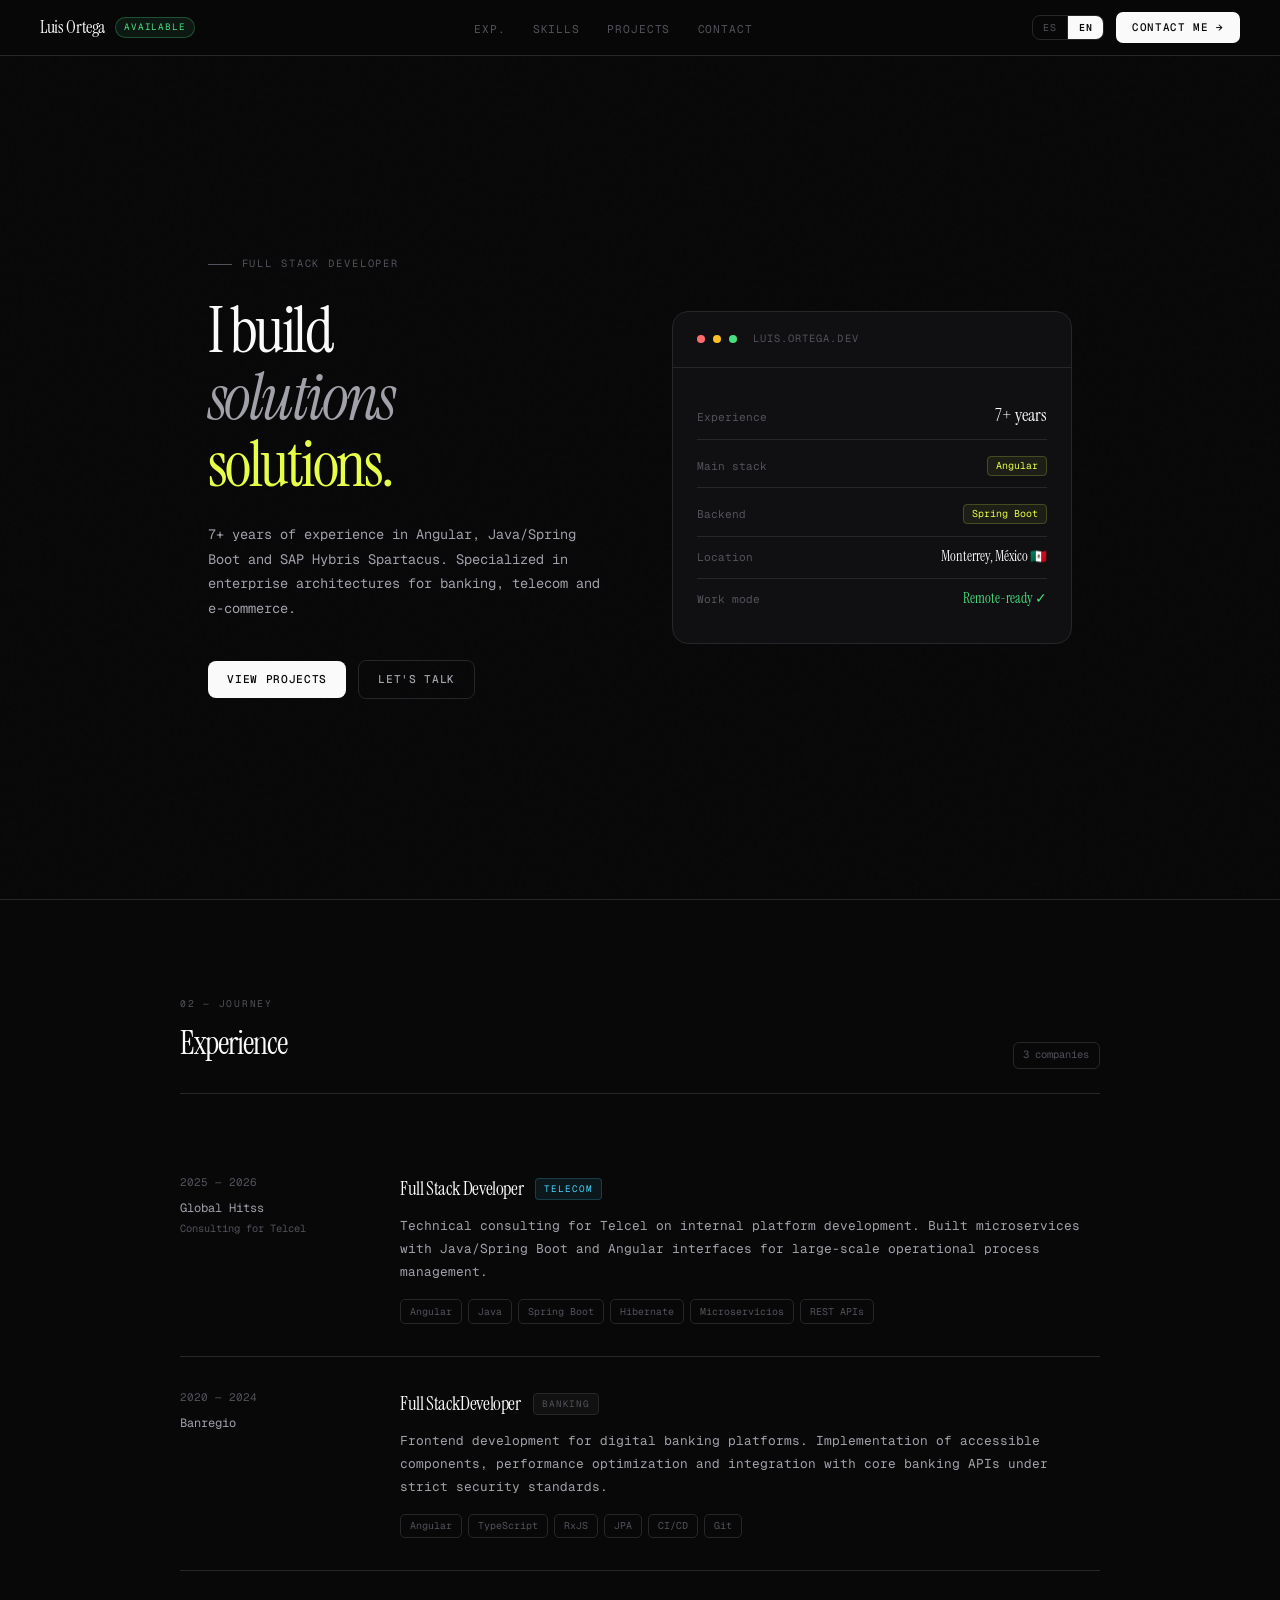
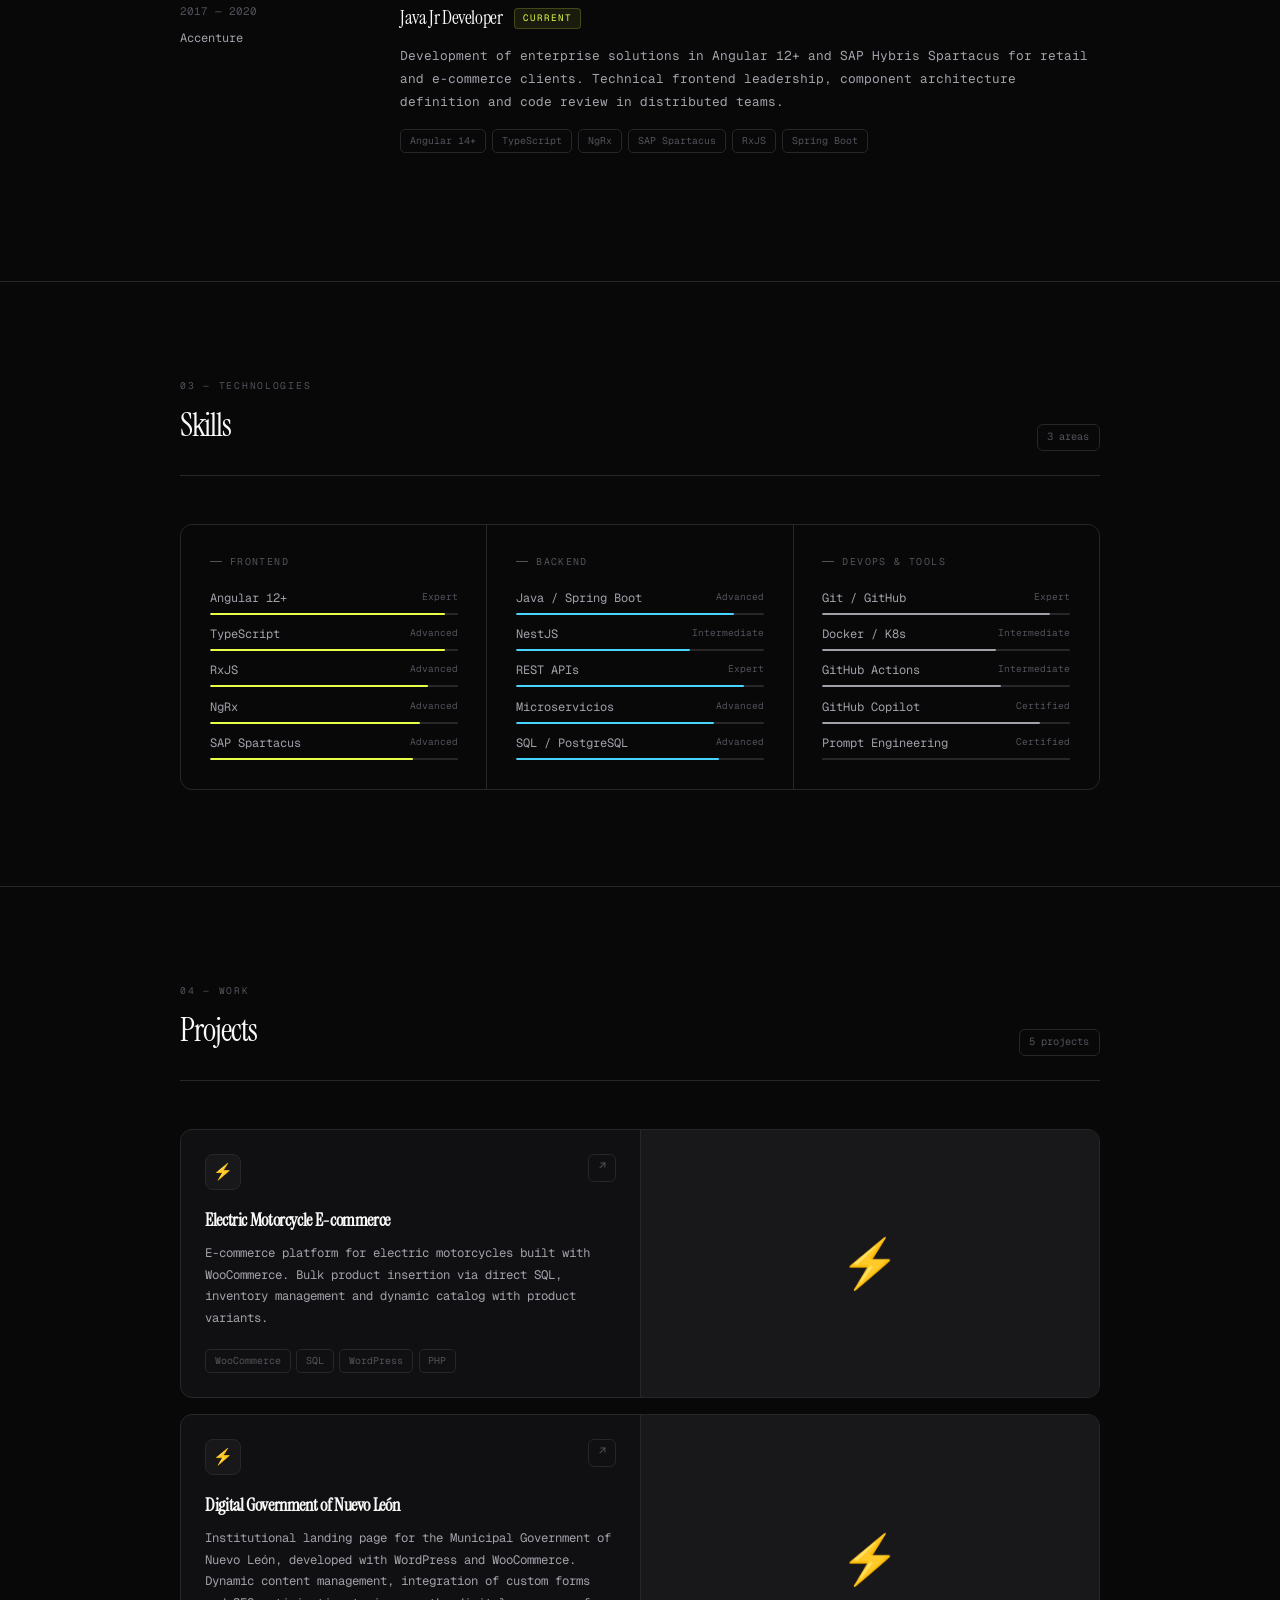
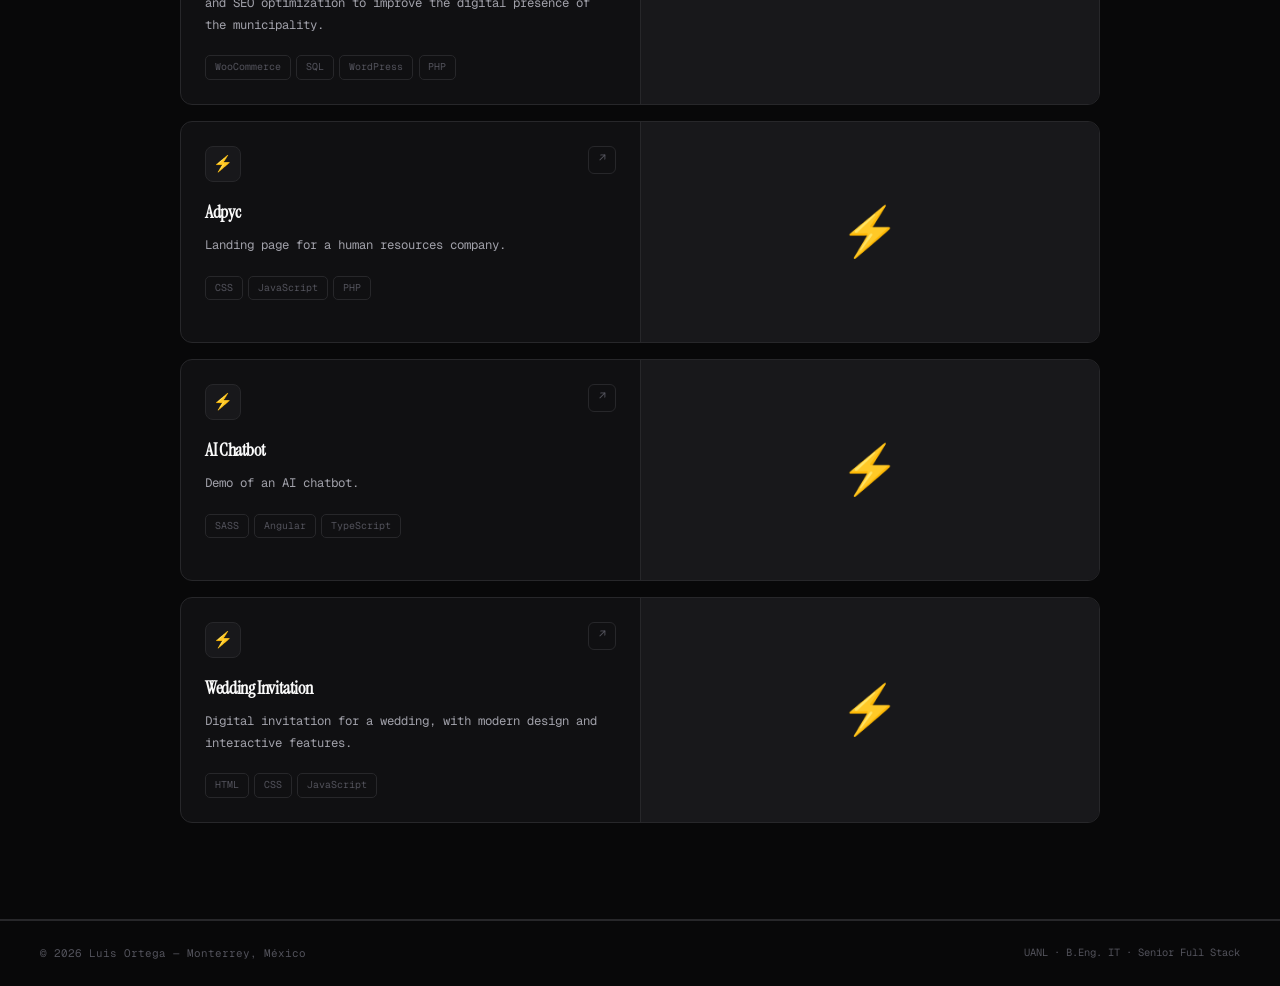
<file: index.html>
<!DOCTYPE html>
<html lang="es">
<head>
  <meta charset="UTF-8"/>
  <meta name="viewport" content="width=device-width, initial-scale=1.0"/>
  <title>Portfolio — Senior Full Stack Developer</title>
  <link href="https://fonts.googleapis.com/css2?family=Instrument+Serif:ital@0;1&family=Geist+Mono:wght@300;400;500;600&display=swap" rel="stylesheet"/>
  <link rel="stylesheet" href="style.css"/>
</head>
<body>

<!-- NAV -->
<nav>
  <a class="nav-logo" href="#hero" id="nav-name">—</a>
  <ul class="nav-links" id="nav-links">
    <li><a href="#experience" id="nl-0">—</a></li>
    <li><a href="#skills"     id="nl-1">—</a></li>
    <li><a href="#projects"   id="nl-2">—</a></li>
    <li><a href="#contact"    id="nl-3">—</a></li>
  </ul>
  <div class="nav-right">
    <!-- LANG TOGGLE -->
    <div class="lang-toggle">
      <button class="lang-btn" id="btn-es" onclick="setLang('es')">ES</button>
      <button class="lang-btn" id="btn-en" onclick="setLang('en')">EN</button>
    </div>
    <a class="nav-cta" id="nav-cta" href="#">—</a>
  </div>
</nav>

<!-- HERO -->
<section id="hero">
  <div class="container">
    <div class="hero-inner lang-fade" id="hero-inner">
      <div class="reveal">
        <p class="hero-eyebrow"><span class="line"></span><span id="hero-eyebrow">—</span></p>
        <h1 class="hero-title">
          <span id="hero-line1">—</span><br>
          <em id="hero-line2">—</em><br>
          <span class="accent" id="hero-line3">—</span>
        </h1>
        <p class="hero-desc" id="hero-desc">—</p>
        <div class="hero-actions">
          <a class="btn btn-primary" href="#projects" id="hero-cta1">—</a>
          <a class="btn btn-outline"  href="#contact"  id="hero-cta2">—</a>
        </div>
      </div>
      <div class="hero-card reveal" style="transition-delay:0.15s">
        <div class="hero-card-header">
          <div class="dot dot-red"></div>
          <div class="dot dot-yellow"></div>
          <div class="dot dot-green"></div>
          <span class="card-title" id="hero-card-title">—</span>
        </div>
        <div class="hero-card-body" id="hero-stats"></div>
      </div>
    </div>
  </div>
</section>

<!-- EXPERIENCE -->
<section id="experience">
  <div class="container lang-fade" id="exp-section">
    <div class="sec-head reveal">
      <div>
        <p class="sec-eyebrow" id="exp-eyebrow">—</p>
        <h2 class="sec-title"  id="exp-title">—</h2>
      </div>
      <span class="sec-count" id="exp-count">—</span>
    </div>
    <div class="exp-list" id="exp-list"></div>
  </div>
</section>

<!-- SKILLS -->
<section id="skills">
  <div class="container lang-fade" id="skills-section">
    <div class="sec-head reveal">
      <div>
        <p class="sec-eyebrow" id="skills-eyebrow">—</p>
        <h2 class="sec-title"  id="skills-title">—</h2>
      </div>
      <span class="sec-count" id="skills-count">—</span>
    </div>
    <div class="skills-grid" id="skills-grid"></div>
  </div>
</section>

<!-- PROJECTS -->
<section id="projects">
  <div class="container lang-fade" id="proj-section">
    <div class="sec-head reveal">
      <div>
        <p class="sec-eyebrow" id="proj-eyebrow">—</p>
        <h2 class="sec-title"  id="proj-title">—</h2>
      </div>
      <span class="sec-count" id="proj-count">—</span>
    </div>
    <div class="projects-grid" id="projects-grid"></div>
  </div>
</section>

<!-- CONTACT 
<section id="contact">
  <div class="container">
    <div class="contact-inner">
      <div class="reveal lang-fade" id="contact-left">
        <h2 class="contact-title">
          <span id="contact-title-main">—</span> <em id="contact-title-em">—</em>
        </h2>
        <p class="contact-desc" id="contact-desc">—</p>
        <div class="contact-links" id="contact-links"></div>
      </div>
      <div class="reveal" style="transition-delay:0.1s">
        <form class="contact-form" onsubmit="handleSubmit(event)">
          <div class="form-group">
            <label for="c-name"  id="lbl-name">—</label>
            <input class="input" id="c-name" type="text" required/>
          </div>
          <div class="form-group">
            <label for="c-email" id="lbl-email">—</label>
            <input class="input" id="c-email" type="email" required/>
          </div>
          <div class="form-group">
            <label for="c-msg"   id="lbl-msg">—</label>
            <textarea class="input" id="c-msg" required></textarea>
          </div>
          <button type="submit" class="btn btn-primary" id="form-submit" style="width:100%;justify-content:center">—</button>
        </form>
      </div>
    </div>
  </div>
</section>
-->
<footer>
  <span class="footer-left"  id="footer-left">—</span>
  <span class="footer-right" id="footer-right">—</span>
</footer>
<!-- ① Data → ② Translations → ③ App -->
  <script src="data.js"></script>
  <script src="i18n.js"></script>
  <script src="app.js"></script>
</body>
</html>
</file>
<file: style.css>
:root {
      --bg:        #080809;
      --bg-2:      #101012;
      --bg-3:      #18181b;
      --border:    #27272a;
      --border-2:  #3f3f46;
      --text:      #fafafa;
      --text-2:    #a1a1aa;
      --text-3:    #52525b;
      --accent:    #e8ff47;
      --accent-2:  #47d4ff;
      --shadow:    0 1px 3px rgba(0,0,0,0.5), 0 8px 32px rgba(0,0,0,0.4);
    }

    *, *::before, *::after { box-sizing: border-box; margin: 0; padding: 0; }
    html { scroll-behavior: smooth; }
    body { background: var(--bg); color: var(--text); font-family: 'Geist Mono', monospace; font-size: 14px; line-height: 1.6; overflow-x: hidden; }

    body::before {
      content: ''; position: fixed; inset: 0;
      background-image: url("data:image/svg+xml,%3Csvg viewBox='0 0 256 256' xmlns='http://www.w3.org/2000/svg'%3E%3Cfilter id='noise'%3E%3CfeTurbulence type='fractalNoise' baseFrequency='0.9' numOctaves='4' stitchTiles='stitch'/%3E%3C/filter%3E%3Crect width='100%25' height='100%25' filter='url(%23noise)' opacity='0.03'/%3E%3C/svg%3E");
      pointer-events: none; z-index: 0; opacity: 0.4;
    }

    /* ── NAV ── */
    nav { position: fixed; top: 0; left: 0; right: 0; z-index: 100; height: 56px; padding: 0 2.5rem; display: flex; align-items: center; justify-content: space-between; border-bottom: 1px solid var(--border); background: rgba(8,8,9,0.85); backdrop-filter: blur(12px); }
    .nav-logo { font-family: 'Instrument Serif', serif; font-size: 1.1rem; letter-spacing: -0.02em; color: var(--text); text-decoration: none; display: flex; align-items: center; gap: 0.6rem; }
    .badge-available   { font-family: 'Geist Mono', monospace; font-size: 0.58rem; letter-spacing: 0.1em; text-transform: uppercase; padding: 0.15rem 0.5rem; border-radius: 999px; color: #4ade80; border: 1px solid rgba(74,222,128,0.3); background: rgba(74,222,128,0.08); }
    .badge-unavailable { font-family: 'Geist Mono', monospace; font-size: 0.58rem; letter-spacing: 0.1em; text-transform: uppercase; padding: 0.15rem 0.5rem; border-radius: 999px; color: var(--text-3); border: 1px solid var(--border); }

    .nav-right { display: flex; align-items: center; gap: 0.75rem; }
    .nav-links { display: flex; align-items: center; gap: 0.1rem; list-style: none; }
    .nav-links a { font-size: 0.7rem; color: var(--text-3); text-decoration: none; padding: 0.35rem 0.8rem; border-radius: 6px; letter-spacing: 0.08em; text-transform: uppercase; transition: color 0.15s, background 0.15s; }
    .nav-links a:hover { color: var(--text); background: rgba(255,255,255,0.05); }

    /* LANG TOGGLE */
    .lang-toggle {
      display: flex; align-items: center;
      border: 1px solid var(--border);
      border-radius: 8px; overflow: hidden;
      font-size: 0.62rem; letter-spacing: 0.1em;
    }
    .lang-btn {
      padding: 0.3rem 0.65rem; cursor: pointer;
      background: transparent; border: none;
      color: var(--text-3); font-family: 'Geist Mono', monospace;
      font-size: 0.62rem; letter-spacing: 0.1em; text-transform: uppercase;
      transition: all 0.15s;
    }
    .lang-btn:first-child { border-right: 1px solid var(--border); }
    .lang-btn.active { background: var(--text); color: var(--bg); font-weight: 600; }
    .lang-btn:not(.active):hover { background: rgba(255,255,255,0.06); color: var(--text); }

    .nav-cta { font-family: 'Geist Mono', monospace; font-size: 0.68rem; font-weight: 500; letter-spacing: 0.06em; text-transform: uppercase; padding: 0.4rem 1rem; border-radius: 7px; background: var(--text); color: var(--bg); border: none; cursor: pointer; text-decoration: none; transition: opacity 0.15s, transform 0.15s; }
    .nav-cta:hover { opacity: 0.85; transform: translateY(-1px); }

    /* ── LAYOUT ── */
    section { position: relative; z-index: 1; }
    .container { max-width: 1000px; margin: 0 auto; padding: 0 2.5rem; }

    /* ── HERO ── */
    #hero { min-height: 100vh; display: flex; align-items: center; padding-top: 56px; border-bottom: 1px solid var(--border); }
    .hero-inner { display: grid; grid-template-columns: 1fr 1fr; gap: 4rem; align-items: center; padding: 5rem 0; }
    .hero-eyebrow { display: flex; align-items: center; gap: 0.6rem; font-size: 0.65rem; text-transform: uppercase; letter-spacing: 0.18em; color: var(--text-3); margin-bottom: 1.5rem; }
    .hero-eyebrow span.line { display: inline-block; width: 24px; height: 1px; background: var(--text-3); }
    h1.hero-title { font-family: 'Instrument Serif', serif; font-size: clamp(2.8rem, 5vw, 4.2rem); font-weight: 400; letter-spacing: -0.04em; line-height: 1.05; margin-bottom: 1.5rem; }
    h1.hero-title em { font-style: italic; color: var(--text-2); }
    h1.hero-title .accent { color: var(--accent); }
    .hero-desc { font-size: 0.85rem; color: var(--text-2); line-height: 1.8; margin-bottom: 2.5rem; max-width: 400px; }
    .hero-actions { display: flex; gap: 0.75rem; align-items: center; }

    .btn { display: inline-flex; align-items: center; gap: 0.4rem; font-family: 'Geist Mono', monospace; font-size: 0.7rem; font-weight: 500; letter-spacing: 0.06em; text-transform: uppercase; border: none; border-radius: 8px; cursor: pointer; text-decoration: none; transition: all 0.15s ease; padding: 0.6rem 1.2rem; }
    .btn-primary { background: var(--text); color: var(--bg); }
    .btn-primary:hover { opacity: 0.85; transform: translateY(-1px); box-shadow: var(--shadow); }
    .btn-outline { background: transparent; color: var(--text-2); border: 1px solid var(--border); }
    .btn-outline:hover { border-color: var(--border-2); color: var(--text); background: rgba(255,255,255,0.04); }

    .hero-card { border: 1px solid var(--border); border-radius: 16px; background: var(--bg-2); overflow: hidden; }
    .hero-card-header { padding: 1.2rem 1.5rem; border-bottom: 1px solid var(--border); display: flex; align-items: center; gap: 0.5rem; }
    .dot { width: 8px; height: 8px; border-radius: 50%; }
    .dot-red { background: #ff6b6b; } .dot-yellow { background: #fbbf24; } .dot-green { background: #4ade80; }
    .card-title { font-size: 0.65rem; color: var(--text-3); letter-spacing: 0.1em; text-transform: uppercase; margin-left: 0.5rem; }
    .hero-card-body { padding: 1.5rem; }
    .stat-row { display: flex; justify-content: space-between; align-items: baseline; padding: 0.6rem 0; border-bottom: 1px solid var(--border); }
    .stat-row:last-child { border-bottom: none; }
    .stat-label { font-size: 0.7rem; color: var(--text-3); }
    .stat-value { font-family: 'Instrument Serif', serif; font-size: 1.1rem; color: var(--text); }
    .stat-tag { font-family: 'Geist Mono', monospace; font-size: 0.62rem; color: var(--accent); border: 1px solid rgba(232,255,71,0.2); background: rgba(232,255,71,0.06); padding: 0.15rem 0.5rem; border-radius: 4px; }

    /* ── SECTION HEADER ── */
    .sec-head { display: flex; align-items: flex-end; justify-content: space-between; margin-bottom: 3rem; padding-bottom: 1.5rem; border-bottom: 1px solid var(--border); }
    .sec-eyebrow { font-size: 0.6rem; text-transform: uppercase; letter-spacing: 0.18em; color: var(--text-3); margin-bottom: 0.4rem; }
    .sec-title { font-family: 'Instrument Serif', serif; font-size: 2rem; font-weight: 400; letter-spacing: -0.03em; }
    .sec-count { font-size: 0.65rem; color: var(--text-3); border: 1px solid var(--border); padding: 0.25rem 0.6rem; border-radius: 6px; white-space: nowrap; }

    /* ── EXPERIENCE ── */
    #experience { padding: 6rem 0; border-bottom: 1px solid var(--border); }
    .exp-list { display: flex; flex-direction: column; }
    .exp-item { display: grid; grid-template-columns: 180px 1fr; gap: 0 2.5rem; padding: 2rem 0; border-bottom: 1px solid var(--border); transition: background 0.2s, padding 0.2s, margin 0.2s; }
    .exp-item:last-child { border-bottom: none; }
    .exp-item:hover { background: rgba(255,255,255,0.015); margin: 0 -1.5rem; padding-left: 1.5rem; padding-right: 1.5rem; border-radius: 10px; }
    .exp-period { font-size: 0.68rem; color: var(--text-3); margin-bottom: 0.5rem; }
    .exp-company { font-size: 0.75rem; color: var(--text-2); }
    .exp-company-note { font-size: 0.65rem; color: var(--text-3); }
    .exp-role { font-family: 'Instrument Serif', serif; font-size: 1.2rem; letter-spacing: -0.02em; margin-bottom: 0.6rem; display: flex; align-items: center; gap: 0.75rem; flex-wrap: wrap; }
    .exp-badge { font-family: 'Geist Mono', monospace; font-size: 0.58rem; text-transform: uppercase; letter-spacing: 0.1em; padding: 0.15rem 0.5rem; border-radius: 4px; }
    .badge-accent { background: rgba(232,255,71,0.08); color: var(--accent); border: 1px solid rgba(232,255,71,0.2); }
    .badge-blue   { background: rgba(71,212,255,0.08); color: var(--accent-2); border: 1px solid rgba(71,212,255,0.2); }
    .badge-muted  { background: rgba(255,255,255,0.04); color: var(--text-3); border: 1px solid var(--border); }
    .exp-desc { font-size: 0.8rem; color: var(--text-2); line-height: 1.8; margin-bottom: 1rem; }
    .exp-tags { display: flex; flex-wrap: wrap; gap: 0.4rem; }
    .tag { font-size: 0.62rem; color: var(--text-3); border: 1px solid var(--border); padding: 0.2rem 0.55rem; border-radius: 5px; transition: color 0.15s, border-color 0.15s; }
    .tag:hover { color: var(--text-2); border-color: var(--border-2); }

    /* ── SKILLS ── */
    #skills { padding: 6rem 0; border-bottom: 1px solid var(--border); }
    .skills-grid { display: grid; grid-template-columns: repeat(3, 1fr); gap: 1px; border: 1px solid var(--border); border-radius: 12px; overflow: hidden; background: var(--border); }
    .skill-group { background: var(--bg); padding: 1.8rem; transition: background 0.2s; }
    .skill-group:hover { background: var(--bg-2); }
    .skill-group-title { font-size: 0.62rem; text-transform: uppercase; letter-spacing: 0.14em; color: var(--text-3); margin-bottom: 1.2rem; display: flex; align-items: center; gap: 0.5rem; }
    .skill-group-title::before { content: ''; width: 12px; height: 1px; background: var(--text-3); }
    .skill-items { display: flex; flex-direction: column; gap: 0.65rem; }
    .skill-item { display: flex; flex-direction: column; gap: 0.3rem; }
    .skill-name { display: flex; justify-content: space-between; font-size: 0.75rem; color: var(--text-2); }
    .skill-level { font-size: 0.6rem; color: var(--text-3); }
    .skill-bar { height: 2px; background: var(--border); border-radius: 999px; overflow: hidden; }
    .skill-fill { height: 100%; width: 0; background: var(--text-2); border-radius: 999px; transition: width 0.8s cubic-bezier(0.16,1,0.3,1); }
    .skill-fill.accent { background: var(--accent); }
    .skill-fill.blue   { background: var(--accent-2); }

    /* ── PROJECTS ── */
    #projects { padding: 6rem 0; border-bottom: 1px solid var(--border); }
    .projects-grid { display: grid; grid-template-columns: repeat(2, 1fr); gap: 1rem; }
    .project-card { border: 1px solid var(--border); border-radius: 12px; background: var(--bg-2); overflow: hidden; transition: border-color 0.2s, transform 0.2s, box-shadow 0.2s; }
    .project-card:hover { border-color: var(--border-2); transform: translateY(-3px); box-shadow: var(--shadow); }
    .project-card.featured { grid-column: span 2; display: grid; grid-template-columns: 1fr 1fr; }
    .project-header { padding: 1.5rem 1.5rem 0; display: flex; align-items: flex-start; justify-content: space-between; }
    .project-icon { width: 36px; height: 36px; border-radius: 8px; border: 1px solid var(--border); background: var(--bg-3); display: flex; align-items: center; justify-content: center; font-size: 1rem; }
    .project-links { display: flex; gap: 0.4rem; }
    .project-link { width: 28px; height: 28px; border-radius: 6px; border: 1px solid var(--border); background: transparent; color: var(--text-3); display: flex; align-items: center; justify-content: center; font-size: 0.75rem; text-decoration: none; transition: all 0.15s; }
    .project-link:hover { border-color: var(--border-2); color: var(--text); background: var(--bg-3); }
    .project-body { padding: 1rem 1.5rem 1.5rem; }
    .project-title { font-family: 'Instrument Serif', serif; font-size: 1.15rem; letter-spacing: -0.02em; margin-bottom: 0.5rem; }
    .project-desc { font-size: 0.77rem; color: var(--text-2); line-height: 1.75; margin-bottom: 1.2rem; }
    .project-tags { display: flex; flex-wrap: wrap; gap: 0.35rem; }
    .project-visual { background: var(--bg-3); display: flex; align-items: center; justify-content: center; border-left: 1px solid var(--border); min-height: 220px; font-size: 3rem; color: var(--text-3); }

    /* ── CONTACT ── */
    #contact { padding: 6rem 0 8rem; }
    .contact-inner { display: grid; grid-template-columns: 1fr 1fr; gap: 4rem; align-items: start; }
    .contact-title { font-family: 'Instrument Serif', serif; font-size: 2.5rem; font-weight: 400; letter-spacing: -0.04em; line-height: 1.1; margin-bottom: 1rem; }
    .contact-title em { font-style: italic; color: var(--text-2); }
    .contact-desc { font-size: 0.8rem; color: var(--text-2); line-height: 1.8; margin-bottom: 2rem; }
    .contact-links { display: flex; flex-direction: column; gap: 0.5rem; }
    .contact-link { display: flex; align-items: center; gap: 0.75rem; font-size: 0.78rem; color: var(--text-2); text-decoration: none; padding: 0.75rem 1rem; border: 1px solid var(--border); border-radius: 8px; transition: all 0.15s; }
    .contact-link:hover { color: var(--text); border-color: var(--border-2); background: var(--bg-2); transform: translateX(4px); }
    .contact-link-icon { width: 28px; height: 28px; border-radius: 6px; background: var(--bg-3); border: 1px solid var(--border); display: flex; align-items: center; justify-content: center; font-size: 0.85rem; flex-shrink: 0; }
    .contact-link-arrow { margin-left: auto; color: var(--text-3); font-size: 0.7rem; }
    .contact-form { display: flex; flex-direction: column; gap: 1rem; }
    .form-group { display: flex; flex-direction: column; gap: 0.35rem; }
    label { font-size: 0.63rem; text-transform: uppercase; letter-spacing: 0.12em; color: var(--text-3); }
    .input { font-family: 'Geist Mono', monospace; font-size: 0.8rem; color: var(--text); background: var(--bg-2); border: 1px solid var(--border); border-radius: 8px; padding: 0.65rem 0.9rem; outline: none; transition: border-color 0.15s, box-shadow 0.15s; width: 100%; }
    .input::placeholder { color: var(--text-3); }
    .input:focus { border-color: var(--border-2); box-shadow: 0 0 0 3px rgba(255,255,255,0.04); }
    textarea.input { resize: vertical; min-height: 110px; }

    /* ── FOOTER ── */
    footer { border-top: 1px solid var(--border); padding: 1.5rem 2.5rem; display: flex; align-items: center; justify-content: space-between; position: relative; z-index: 1; }
    .footer-left  { font-size: 0.68rem; color: var(--text-3); }
    .footer-right { font-size: 0.65rem; color: var(--text-3); }

    /* ── LANG TRANSITION ── */
    .lang-fade { transition: opacity 0.2s ease; }
    .lang-fade.switching { opacity: 0; }

    /* ── ANIMATIONS ── */
    .reveal { opacity: 0; transform: translateY(20px); transition: opacity 0.6s ease, transform 0.6s ease; }
    .reveal.visible { opacity: 1; transform: translateY(0); }

    ::-webkit-scrollbar { width: 4px; }
    ::-webkit-scrollbar-track { background: var(--bg); }
    ::-webkit-scrollbar-thumb { background: var(--border-2); border-radius: 999px; }

    @media (max-width: 768px) {
      .hero-inner, .contact-inner { grid-template-columns: 1fr; gap: 2rem; }
      .hero-card { display: none; }
      .skills-grid { grid-template-columns: 1fr; }
      .projects-grid { grid-template-columns: 1fr; }
      .project-card.featured { grid-column: span 1; grid-template-columns: 1fr; }
      .project-visual { display: none; }
      .exp-item { grid-template-columns: 1fr; gap: 0.5rem; }
      nav { padding: 0 1.25rem; }
      .nav-links { display: none; }
      .container { padding: 0 1.25rem; }
    }
</file>
